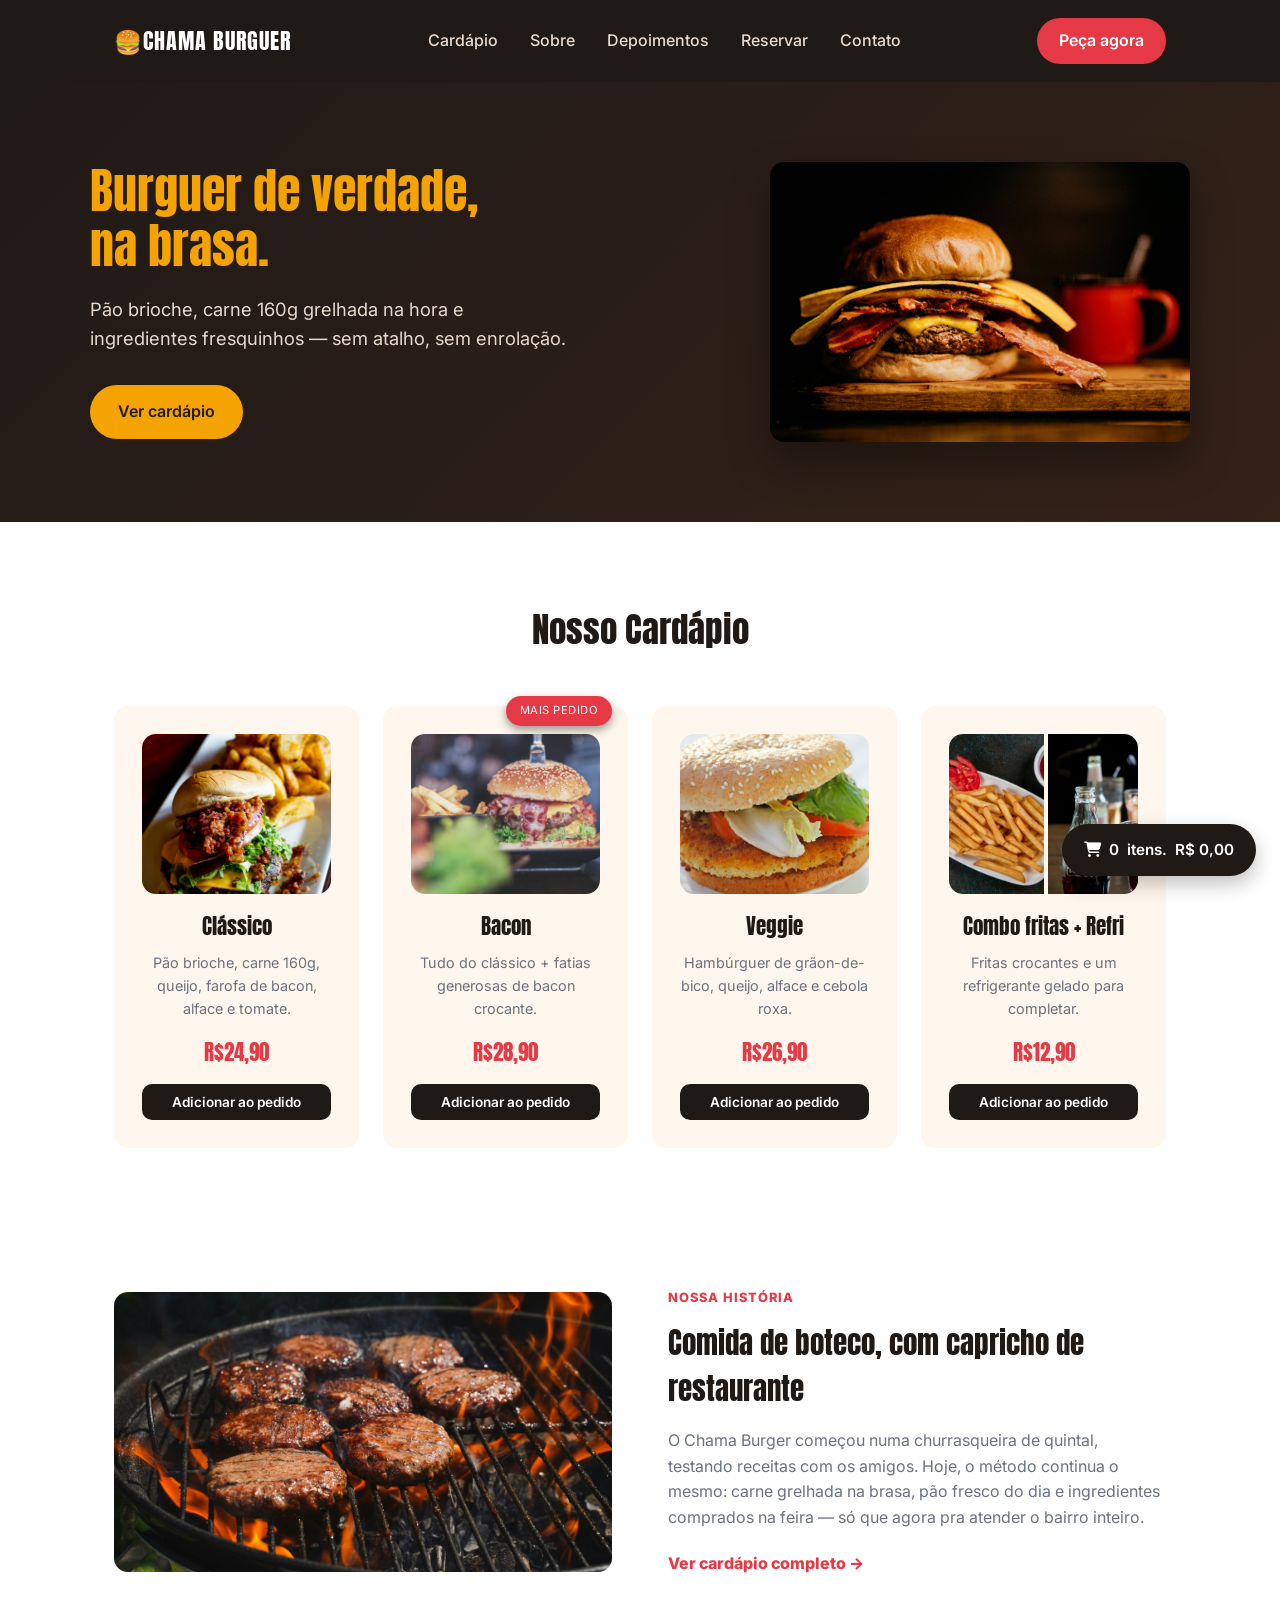
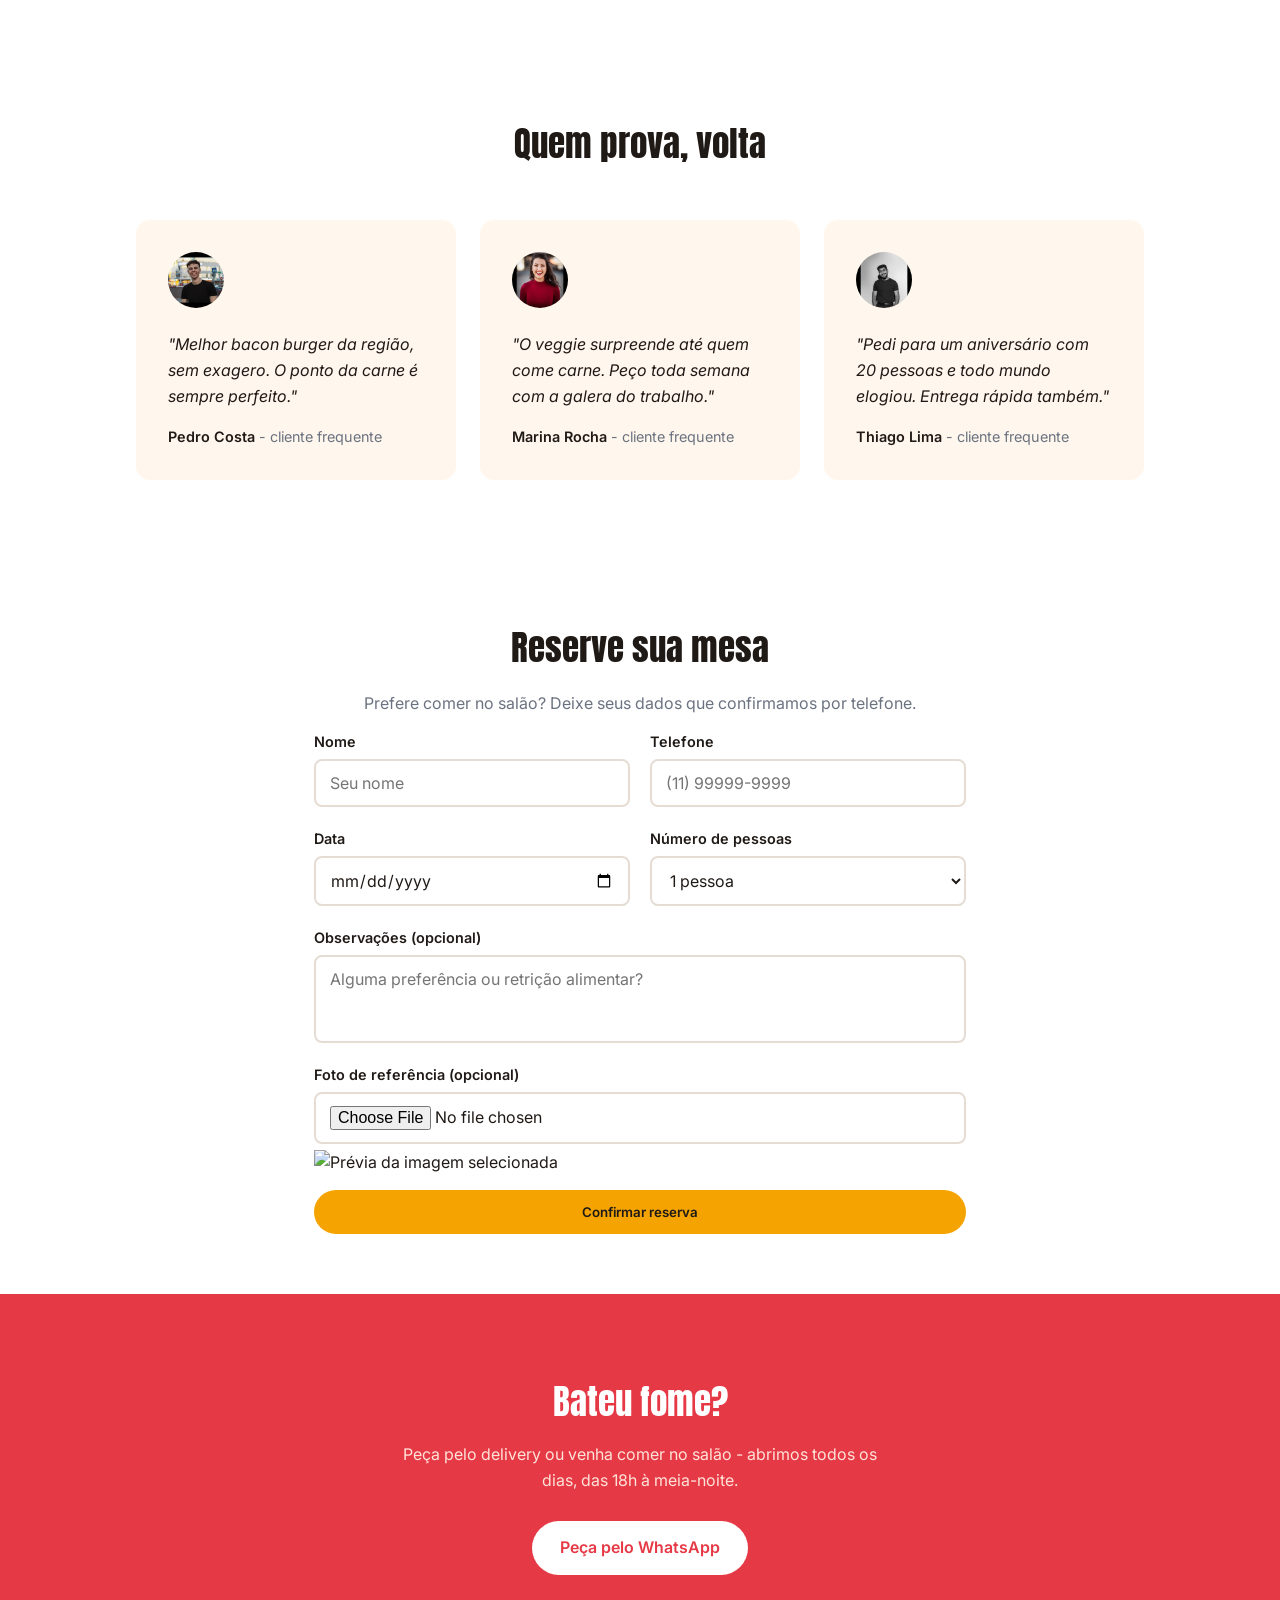
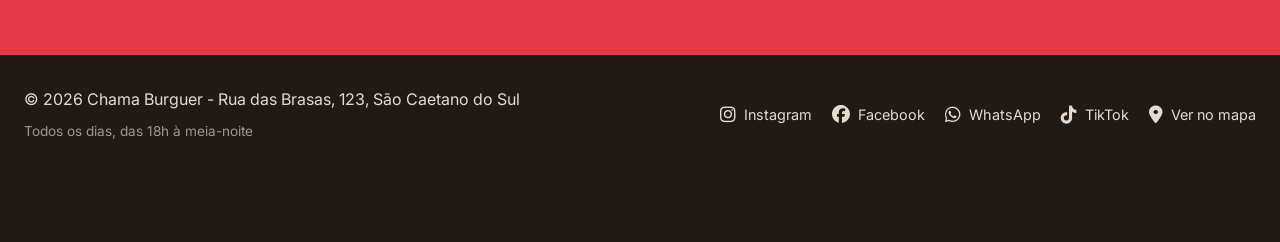
<file: ChamaBurger1/index.html>
<!DOCTYPE html>
<html lang="pt-BR">

<head>
    <meta charset="UTF-8">
    <meta name="viewport" content="width=device-width, initial-scale=1.0">
    <title>ChamaBurguer</title>
    <link rel="stylesheet" href="style.css">
    <link rel="stylesheet" href="https://cdnjs.cloudflare.com/ajax/libs/font-awesome/6.5.2/css/all.min.css">
</head>

<body>
    <header class="cabecalho-site">
        <nav class="barra-navegacao">
            <a href="#" class="logo">🍔CHAMA BURGUER</a>

            <ul class="menu-links" id="menuLinks">
                <li><a href="#cardapio">Cardápio</a></li>
                <li><a href="#sobre">Sobre</a></li>
                <li><a href="#depoimentos">Depoimentos</a></li>
                <li><a href="#reserva">Reservar</a></li>
                <li><a href="#contato">Contato</a></li>
            </ul>
            <a href="#pedir" class="botao botao-nav">Peça agora</a>
            <button class="menu-abrir" id="menuAbrir" aria-label="Abrir menu">≡</button>
        </nav>
    </header>

    <main>
        <section class="destaque">
            <div class="destaque-conteudo">
                <div class="destaque-texto">
                    <h1>Burguer de verdade, <br> na brasa.</h1>
                    <p>Pão brioche, carne 160g grelhada na hora e ingredientes fresquinhos — sem atalho, sem enrolação.
                    </p>
                    <a href="#cardapio" class="botao botao-primario">Ver cardápio</a>
                </div>
                <div class="destaque-imagem">
                    <img src="assets/images/destaque-burger.jpg"
                        alt="Hambúrguer artesanal com bacon, queijo e pão brioche, grelhado na brasa">
                </div>
            </div>
        </section>

        <section class="cardapio" id="cardapio">
            <h2>Nosso Cardápio</h2>
            <div class="cardapio-itens">

                <article class="cardapio-item">
                    <div class="cardapio-item-imagem">
                        <img src="assets/images/burger-classico.jpg"
                            alt="Foto do burger Clássico com pão brioche, carne, queijo, bacon e salada">
                    </div>
                    <h3>Clássico</h3>
                    <p>Pão brioche, carne 160g, queijo, farofa de bacon, alface e tomate.</p>
                    <span class="preco">R$24,90</span>
                    <button class="adicionar-carrinho" data-name="Clássico" data-preco="24.90">Adicionar ao
                        pedido</button>
                </article>

                <article class="cardapio-item">
                    <span class="selo">Mais pedido</span>
                    <div class="cardapio-item-imagem">
                        <img src="assets/images/burger-bacon.jpg" alt="Foto do burger Bacon com fatias crocantes">
                    </div>
                    <h3>Bacon</h3>
                    <p>Tudo do clássico + fatias generosas de bacon crocante.</p>
                    <span class="preco">R$28,90</span>
                    <button class="adicionar-carrinho" data-name="Bacon" data-preco="28.90">Adicionar ao
                        pedido</button>
                </article>

                <article class="cardapio-item">
                    <div class="cardapio-item-imagem">
                        <img src="assets/images/burger-veggie.jpg"
                            alt="Foto do burger Veggie com grão-de-bico e salada">
                    </div>
                    <h3>Veggie</h3>
                    <p>Hambúrguer de grãon-de-bico, queijo, alface e cebola roxa.</p>
                    <span class="preco">R$26,90</span>
                    <button class="adicionar-carrinho" data-name="Veggie" data-preco="26.90">Adicionar ao
                        pedido</button>
                </article>

                <article class="cardapio-item">
                    <div class="cardapio-item-imagem cardapio-item-imagem-combo">
                        <img src="assets/images/fritas.jpg" alt="Porção de fritas crocantes">
                        <img src="assets/images/bebida.jpg" alt="Refrigerante gelado com gelo">
                    </div>
                    <h3>Combo fritas + Refri</h3>
                    <p>Fritas crocantes e um refrigerante gelado para completar.</p>
                    <span class="preco">R$12,90</span>
                    <button class="adicionar-carrinho" data-name="Combo fritas + Refri" data-preco="12.90">Adicionar ao
                        pedido</button>
                </article>
            </div>
        </section>

        <!-- SOBRE -->

        <section class="sobre" id="sobre">
            <div class="sobre-imagem">
                <img src="assets/images/sobre-burger.jpg" alt="Hambúrgueres artesanais sendo preparados" width="800"
                    height="500">
            </div>

            <div class="sobre-texto">
                <span class="secao-rotulo">Nossa história</span>
                <h2>Comida de boteco, com capricho de restaurante</h2>
                <p>
                    O Chama Burger começou numa churrasqueira de quintal, testando receitas com os amigos. Hoje, o
                    método
                    continua o mesmo: carne grelhada na brasa, pão fresco do dia e ingredientes comprados na feira — só
                    que agora pra atender o bairro inteiro.
                </p>
                <a href="#cardapio" class="link-seta">Ver cardápio completo →</a>
            </div>
        </section>

        <!-- DEPOIMENTOS -->

        <section class="depoimentos" id="depoimentos">

            <h2>Quem prova, volta</h2>
            <div class="depoimentos-lista">

                <!--DEPOIMENTO PEDRO-->

                <article class="depoimento">
                    <img src="assets/images/avatar-pedro.jpg" alt="Foto de Pedro Costa" class="avatar">
                    <p class="citacao">"Melhor bacon burger da região, sem exagero. O ponto da carne é sempre perfeito."
                    </p>
                    <p class="autor">Pedro Costa <span>- cliente frequente</span></p>
                </article>

                <!--DEPOIMENTO MARINA -->

                <article class="depoimento">
                    <img src="assets/images/avatar-marina.jpg" alt="Foto de Marina Rocha" class="avatar">
                    <p class="citacao">"O veggie surpreende até quem come carne. Peço toda semana com a galera do
                        trabalho."</p>
                    <p class="autor">Marina Rocha <span>- cliente frequente</span></p>
                </article>

                <!-- DEPOIMENTO THIAGO -->

                <article class="depoimento">
                    <img src="assets/images/avatar-thiago.jpg" alt="Foto de Thiago Lima" class="avatar">
                    <p class="citacao">"Pedi para um aniversário com 20 pessoas e todo mundo elogiou. Entrega rápida
                        também."</p>
                    <p class="autor">Thiago Lima <span>- cliente frequente</span></p>
                </article>
            </div>
        </section>


        <!--RESERVA-->
        <section class="reserva" id="reserva">
            <h2>Reserve sua mesa</h2>
            <p>Prefere comer no salão? Deixe seus dados que confirmamos por telefone.</p>

            <form class="reserva-formulario" id="reservaFormulario">

                <!--Adicionar nome-->
                <div class="linha-formulario">
                    <label for="nome">Nome</label>
                    <input type="text" id="nome" name="nome" placeholder="Seu nome" required>
                </div>

                <!--Adionar telefone-->
                <div class="linha-formulario">
                    <label for="telefone">Telefone</label>
                    <input type="tel" id="telefone" name="telefone" placeholder="(11) 99999-9999" required>
                </div>

                <!--Adicionar data-->
                <div class="linha-formulario">
                    <label for="data">Data</label>
                    <input type="date" id="data" name="data" required>
                </div>

                <!--Adicionar Número de pessoas-->
                <div class="linha-formulario">
                    <label for="pessoas">Número de pessoas</label>
                    <select name="pessoas" id="pessoas">
                        <option value="1">1 pessoa</option>
                        <option value="2">2 pessoas</option>
                        <option value="3">3 pessoas</option>
                        <option value="4">4 pessoas</option>
                        <option value="5+">5 pessoas ou mais</option>
                    </select>
                </div>

                <!--Adicionar observações-->
                <div class="linha-formulario linha-formulario-completa">
                    <label for="mensagem">Observações (opcional)</label>
                    <textarea name="mensagem" id="mensagem" rows="3"
                        placeholder="Alguma preferência ou retrição alimentar?"></textarea>
                </div>

                <!-- Adicionar imagem e enviar formulário-->
                <div class="linha-formulario linha-formulario-completo">
                    <label for="foto">Foto de referência (opcional)</label>
                    <input type="file" id="foto" name="foto" accept="image/*">
                    <img id="fotoPrevia" class="foto-previa" alt="Prévia da imagem selecionada" hidden>
                    <button type="submit" class="botao botao-primario formulario-enviar">Confirmar reserva</button>
                </div>

            </form>
            <div class="reserva-confirmacao" id="reservaConfirmacao"></div>
        </section>

        <section class="chamada-final" id="pedir">
            <h2>Bateu fome?</h2>
            <p>Peça pelo delivery ou venha comer no salão - abrimos todos os dias, das 18h à meia-noite.</p>
            <a href="#" class="botao botao-destaque">Peça pelo WhatsApp</a>
        </section>
    </main>

    <footer class="rodape-site" id="contato">
        <div class="rodape-info">
            <p>&copy; 2026 Chama Burguer - Rua das Brasas, 123, São Caetano do Sul</p>
            <p class="rodape-horario">Todos os dias, das 18h à meia-noite</p>
        </div>

        <ul class="rodape-links">
            <li><a href="#" aria-label="Instagram"><i class="fa-brands fa-instagram"></i><span>Instagram</span></a></li>
            <li><a href="#" aria-label="Facebook"><i class="fa-brands fa-facebook"></i><span>Facebook</span></a></li>
            <li><a href="#" aria-label="WhatsApp"><i class="fa-brands fa-whatsapp"></i><span>WhatsApp</span></a></li>
            <li><a href="#" aria-label="TikTok"><i class="fa-brands fa-tiktok"></i><span>TikTok</span></a></li>
            <li><a href="#" aria-label="Ver no mapa"><i class="fa-solid fa-location-dot"></i><span>Ver no mapa</span></a></li>
        </ul>
    </footer>
    
    <!-- Carrinho de compras-->
    <div class="carrinho-resumo" id="carrinhoResumo">
        <span class="carrinho-icone"><i class="fa-solid fa-cart-shopping"></i></span>
        <span id="carrinhoContador">0</span> itens. <span id="carrinhoTotal">R$ 0,00</span>
    </div>
    
</body>

</html>
</file>
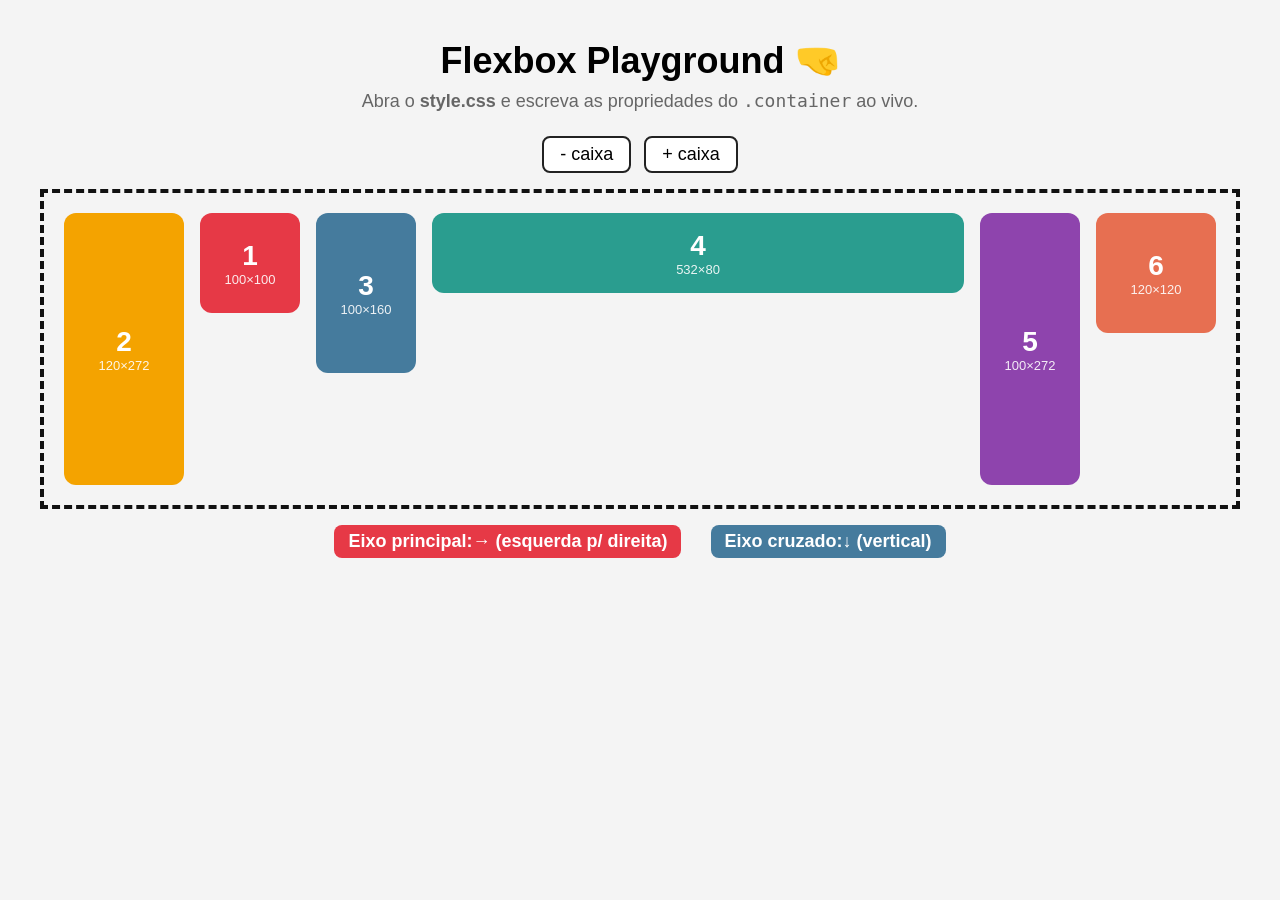
<file: ChamaBurger1/flexbox-playground/index.html>
<!DOCTYPE html>
<html lang="en">
<head>
    <meta charset="UTF-8">
    <meta name="viewport" content="width=device-width, initial-scale=1.0">
    <title>Flexbox Playground</title>
    <link rel="stylesheet" href="style.css">
</head>
<body>
    <h1>Flexbox Playground 🤜</h1>
    <p class="dica">Abra o <strong>style.css</strong> e escreva as propriedades do <code>.container</code> ao vivo.</p>

    <div class="controles">
        <button id="menos" aria-label="Remover caixa">- caixa</button>
        <button id="mais" aria-label="Adicionar caixa">+ caixa</button>
    </div>

    <div class="container">
        <div class="box box1"><span class="numero">1</span><span class="tamanho"></span></div>
        <div class="box box2"><span class="numero">2</span><span class="tamanho"></span></div>
        <div class="box box3"><span class="numero">3</span><span class="tamanho"></span></div>
        <div class="box box4"><span class="numero">4</span><span class="tamanho"></span></div>
        <div class="box box5"><span class="numero">5</span><span class="tamanho"></span></div>
        <div class="box box6"><span class="numero">6</span><span class="tamanho"></span></div>
    </div>

    <div class="legenda">
        <span class="principal"> Eixo principal:<b id="eixo-principal"></b></span>
        <span class="cruzado"> Eixo cruzado:<b id="eixo-cruzado"></b></span>
    </div>

    <script src="script.js"></script>


</body>
</html>
</file>
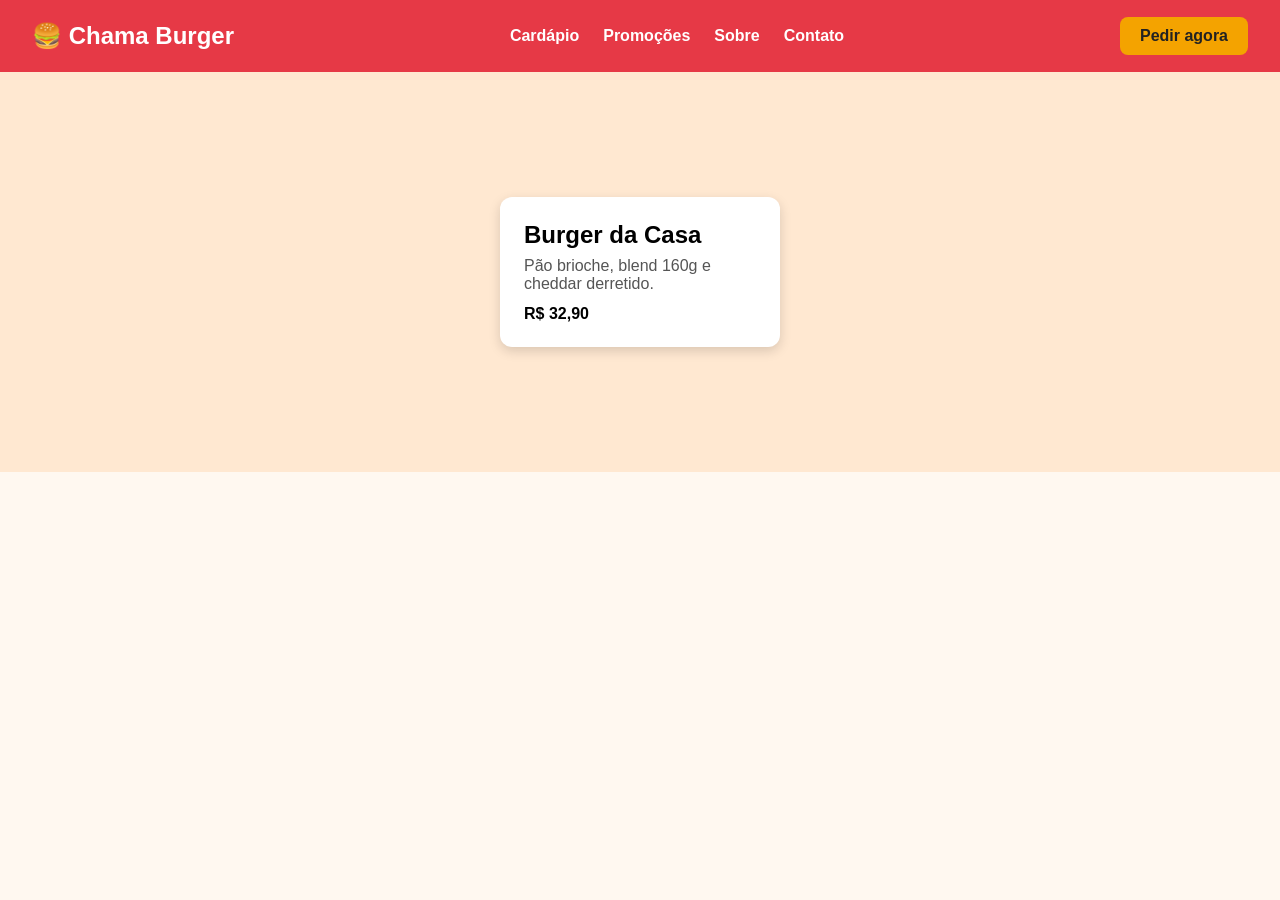
<file: ChamaBurger1/flexbox-playground/exercicio-navbar/index.html>
<!DOCTYPE html>
<html lang="pt-br">
<head>
  <meta charset="UTF-8">
  <meta name="viewport" content="width=device-width, initial-scale=1.0">
  <title>Exercício: Navbar Chama Burger</title>
  <link rel="stylesheet" href="style.css">
</head>
<body>

  <header class="navbar">
    <div class="logo">🍔 Chama Burger</div>

    <nav class="menu">
      <a href="#">Cardápio</a>
      <a href="#">Promoções</a>
      <a href="#">Sobre</a>
      <a href="#">Contato</a>
    </nav>

    <a href="#" class="btn-pedido">Pedir agora</a>
  </header>

  <main class="hero">
    <div class="card">
      <h2>Burger da Casa</h2>
      <p>Pão brioche, blend 160g e cheddar derretido.</p>
      <strong>R$ 32,90</strong>
    </div>
   
  </main>

</body>
</html>
</file>
<file: ChamaBurger1/style.css>
@import url('https://fonts.googleapis.com/css2?family=Anton&family=Inter:ital,opsz,wght@0,14..32,100..900;1,14..32,100..900&display=swap');


:root {
    --color-primary: #e63946;
    --colar-primary-dark: #c1272d;
    --color-accent: #f4a300;
    --color-dark: #201a17;
    --color-light: #fff7ed;
    --color-gray: #6b7280;
    --radius: 14px;
    --font-titulo: "Anton", Impact, sans-serif;
    --font-base: "Inter", Roboto, Helvetica, Arial, sans-serif;
}

* {
    margin: 0;
    padding: 0;
    box-sizing: border-box;
}

body {
    font-family: var(--font-base);
    color: var(--color-dark);
    line-height: 1.6;
}

h1,
h2,
h3 {
    font-family: var(--font-titulo);
    font-weight: 400;
    letter-spacing: 0.5 px;
}

a {
    text-decoration: none;
    color: inherit;
}

ul {
    list-style: none;
}

img {
    max-width: 100%;
    display: block;
}

.botao {
    display: inline-block;
    padding: 14px 28px;
    border: none;
    border-radius: 999px;
    font-family: var(--font-base);
    font-weight: 600;
    text-align: center;
    cursor: pointer;
    transition: transform 0.2s, box-shadow 0.2s;
}

.botao:hover {
    transform: translateY(-2px)
}

.botao-nav {
    background: var(--color-primary);
    color: #fff;
    padding: 10px 22px;
}

.cabecalho-site {
    background: var(--color-dark);
    top: 0;
    z-index: 10;
    position: sticky;
}

.barra-navegacao {
    max-width: 1100px;
    margin: 0 auto;
    display: flex;
    align-items: center;
    justify-content: space-between;
    padding: 18px 24px;
}

.logo {
    font-family: var(--font-titulo);
    font-size: 1.4rem;
    color: #fff;
    letter-spacing: 1px;
}

.menu-links {
    display: flex;
    gap: 32px;
}

.menu-links a {
    color: #e8d9cd;
    font-weight: 500;
}

.menu-links a:hover {
    color: #f4a300;
}

.botao-primario {
    background: var(--color-accent);
    color: var(--color-dark);
}

.botao-primario:hover {
    box-shadow: 0 8px 20px rgba(244, 163, 0, 0.4);
}

.destaque {
    background: linear-gradient(135deg, var(--color-dark), #342118);
    width: 100%;
    padding: 80px 24px;
}

.destaque-conteudo {
    max-width: 1100px;
    margin: 0 auto;
    display: flex;
    align-items: center;
    justify-content: center;
    gap: 48px;
    color: #fff;
}

.destaque-texto {
    flex: 1 1 400px;
}

.destaque h1 {
    font-size: 3rem;
    line-height: 1.15;
    margin-bottom: 20px;
    color: var(--color-accent);
}

.destaque p {
    font-size: 1.15rem;
    color: #e8d9cd;
    max-width: 480px;
    margin-bottom: 32px;
}

.destaque-imagem {
    flex: 1 1 260px;
    max-width: 420px;
    border-radius: var(--radius);
    overflow: hidden; /*imagem fica dentro da div, acompanhando a borda*/
    box-shadow: 0 20px 40px rgba(0, 0, 0, 0.35);
}

.destaque-imagem img {
    width: 100%; /*ou seja, está 100% da minha div*/
    object-fit: cover; /*corta excesso da imagem*/
}

.cardapio {
    max-width: 1100px;
    margin: 0 auto; /*alinha os elementos no centro*/
    padding: 80px 24px;
    text-align: center;
}

.cardapio h2 {
    font-size: 2.2rem;
    margin-bottom: 48px;
}

.cardapio-itens {
    display: flex;  /*essa div vira um pai*/
    gap: 24px; /*com display: flex consigo usar o gap para dar espaçamento entre os elementos*/
    flex-wrap: wrap; /*ajustar o tamanho quando diminuir*/
    justify-content: center; /*vertical*/
}

.cardapio-item {
    background: var(--color-light);
    border-radius: var(--radius);
    padding: 28px;
    flex: 1 1 220px;
    max-width: 260px;
    position: relative; /*de acordo com o absoluto*/
    transition: transform 0.2s, box-shadow 0.2s;
}

.cardapio-item:hover { /*o que o item se transforma quando passa o mouse*/
    transform: translateY(-6px);
    box-shadow: 0 12px 24px rgba(0, 0, 0, 0.12);
}

.selo {
    position: absolute;
    top: -10px; /*sobe 10px*/
    right: 16px;
    background: var(--color-primary);
    color: #fff;
    font-size: 0.7rem;
    font-weight: 700px;
    text-transform: uppercase; /*transforma o texto em letra maiuscula*/
    letter-spacing: 0.5px;
    padding: 6px 14px;
    border-radius: 999px;
    box-shadow: 0 4px 10px rgba(0, 0, 0, 0.4); /*Sombra na caixa*/
}

.cardapio-item-imagem {
    width: 100%;
    height: 160px;
    margin-bottom: 16px;
    border-radius: var(--radius);
    overflow: hidden;
}

.cardapio-item-imagem img {
    width: 100%;
    height: 100%;
    object-fit: cover;
}

.cardapio-item-imagem-combo {
    display: flex;
    gap: 4px; /*espaçamento entre imagens*/
}

.cardapio-item-imagem-combo img {
    width: 50%;
    height: 100%;
    object-fit: cover;
}

.cardapio-item h3 {
    font-size: 1.3rem;
    margin-bottom: 8px;
}

.cardapio-item p {
    color: var(--color-gray);
    font-size: 0.9rem;
    margin-bottom: 16px;
    min-height: 48px;
}

.preco {
    font-family: var(--font-titulo);
    color: var(--color-primary);
    font-size: 1.3rem;
    /*1 rem = 1.6px*/
}

.adicionar-carrinho {
    width: 100%;
    margin-top: 14px;
    padding: 10px;
    border: none;
    background: var(--color-dark);
    color: #fff;
    font-family: var(--font-base);
    border-radius: 10px;
    font-weight: 600;
    font-size: 0.85rem;
    cursor: pointer;
    transition: background 0.2s;
}

.adicionar-carrinho:hover {
    background: var(--color-primary);
}

.sobre {
    max-width: 1100px;
    margin: 0 auto;
    padding: 60px 24px;
    display: flex;
    align-items: center; /*colocar com display flex*/
    gap: 56px;
}

.sobre-imagem {
    flex: 1 1 400px; /*caso precise aumentar ou diminuir tamanho*/
}

.sobre-imagem img {
    border-radius: var(--radius);
    width: 100%;
    height: auto;
}

.sobre-texto {
    flex: 1 1 400px;
}

.secao-rotulo {
    display: block; /*span não pega margin-bottom*/
    font-family: var(--font-base);
    font-size: 0.8rem;
    color: var(--color-primary);
    text-transform: uppercase;
    font-weight: 800;
    letter-spacing: 1px;
    margin-bottom: 12px;
}

.sobre-texto h2 {
    margin-bottom: 16px;
    font-size: 1.8rem;
}

.sobre-texto p {
    color: var(--color-gray);
    margin-bottom: 20px;
}

.link-seta {
    color: var(--color-primary);
    font-weight: 800;
}

.link-seta:hover {
    text-decoration: underline;
}

.depoimentos {
    max-width: 1100px;
    margin: 0 auto; /*alinha os elementos no centro*/
    padding: 80px 24px;
    text-align: center;
}

.depoimentos h2 {
    font-size: 2.2rem;
    margin-bottom: 48px;
}

.depoimentos-lista {
    display: flex;
    gap: 24px;
    flex-wrap: wrap;
    justify-content: center;
}

.depoimento {
    background: var(--color-light);
    border-radius: var(--radius);
    padding: 32px;
    flex: 1 1 280px;
    max-width: 320px;
    text-align: left;
    position: relative;
}

.depoimento img {
    border-radius: 50%;
    width: 56px;
    height: 56px;
    object-fit: cover;
    margin-bottom: 24px;
}

.citacao {
    font-style: italic;
    color: var(--color-dark);
    margin-bottom: 16px;
}

.autor {
    font-weight: 600;
    font-size: 0.9rem;
}

.autor span {
    font-weight: 400;
    color: var(--color-gray);
}

.reserva {
    max-width: 700px;
    margin: 0 auto;
    text-align: center;
    border-radius: 15px;
    padding: 60px 24px;
}

.reserva h2 {
    font-style: var(--font-titulo);
    font-size: 2.2rem;
    margin-bottom: 14px;
}

.reserva p {
    font-style: bold;
    font-family: var(--font-base);
    color: var(--color-gray);
    font-weight: 300px;
    margin-bottom: 14px;
}

.reserva-formulario {
    display: flex;
    flex-wrap: wrap; /*quebra de linha*/
    gap: 20px;
    text-align: left;
}

.linha-formulario {
    flex: 1 1 220px;
    display: flex;
    flex-direction: column; /*deixa as informações em coluna*/
    gap: 6px;
}

.linha-formulario-completa {
    flex: 1 1 100%;
}

.linha-formulario label {
    font-weight: 600; /*não precisa colocar px*/
    font-size: 0.9rem;
}

.linha-formulario input,
.linha-formulario select,
.linha-formulario textarea {
    width: 100%;
    font-family: var(--font-base);
    font-size: 1rem; /*1rem = 16px*/
    padding: 12px 14px;
    border: 2px solid #e5ddd3;
    border-radius: 8px;
    background: #fff;
    color: var(--color-dark);
}

.linha-formulario input:focus, /*dar um foco em algo*/
.linha-formulario select:focus,
.linha-formulario textarea:focus {
    outline: none;
    border-color: var(--color-primary);
}

.linha-formulario textarea {
    resize: none;
}

.formulario-enviar {
    flex: 1 1 100%;
    border: none;
    cursor: pointer;
    margin-top: 8px;
}

.chamada-final {
    background: var(--color-primary);
    padding: 80px 24px; /*sempre encima e embaixo, depois laterias*/
    text-align: center;
    color: #fff;
}

.chamada-final h2 {
    font-size: 2.2rem;
    margin-bottom: 12px;
}

.chamada-final p {
    margin-bottom: 28px;
    max-width: 500px; /*máximo de a=largura*/
    margin-left: auto;
    margin-right: auto;
    color: #ffe3d9;
}

.botao-destaque {
    background: #fff;
    color: var(--color-primary);
}

.rodape-site {
    background: var(--color-dark);
    color: #e8d9cd;
    display: flex;
    flex-wrap: wrap;
    gap: 20px;
    align-items: center;
    justify-content: space-between;
    padding: 32px 24px 100px; /*encima, lateral, embaixo*/
}

.rodape-horario {
    font-size: 0.85rem;
    color: #a89485;
    margin-top: 8px;
}

.rodape-links {
    display: flex;
    flex-wrap: wrap; /*se a página precisar diminuir ela quebra*/
    gap: 20px;
}

.rodape-links a {
    display: flex;
    align-items: center; /*alinhando verticalmente*/
    gap: 8px;
    font-size: 0.9rem;
}

.rodape-links a i { /*colocar a sequência*/
    font-size: 18px;
    color: inherit; /*puxa cor do pai, nesse caso o "a"*/
}

.rodape-links a :hover {
    color: #fff;
}

/*responsividade*/
@media (max-width: 780px){
    
    .sobre, .destaque-conteudo {
        flex-direction: column;
    }

    .destaque-texto, .destaque-imagem,.sobre-texto, .sobre-imagem{
        width: 100%;
    }
}

@media (max-width: 640px){
    .menu-links{
        display: none;
    }
    .destaque h1{
        font-size: 2.2rem;
    }
    .rodape-site{
        flex-direction: column;
        text-align: center;
    }
}

  .menu-abrir { /*não tem media, esta apenas sumindo*/
        display: none;
        background: none;
        border: none;
        color: #fff;
        font-size: 1.6rem;
        cursor: pointer;
        line-height: 1;
    }

    .carrinho-resumo{
        position: fixed;
        bottom: 24px;
        right: 24px;
        background: var(--color-dark);
        color: #fff;
        padding: 14px 22px;
        border-radius: 999px;
        box-shadow: 0 8px 20px rgba(0, 0, 0, 0.25);
        font-weight: 600; /*peso da fonte*/
        font-size: 0.95rem;
        z-index: 20; /*para que não se mova*/
        display: flex;
        align-items: center;
        gap: 8px; /*só é possível com o flex*/
    }
</file>
<file: ChamaBurger1/flexbox-playground/style.css>
/* =====================================================
   FLEXBOX PLAYGROUND
   Já vem pronto: reset, cores, caixas e legenda.
   O que falta é o .container lá embaixo -- é ali que
   vamos escrever as propriedades do flexbox juntos.
   ===================================================== */

* {
  margin: 0;
  padding: 0;
  box-sizing: border-box;
}

body {
  font-family: Arial, Helvetica, sans-serif;
  font-size: 18px;
  background: #f4f4f4;
  padding: 40px;
}

h1 {
  text-align: center;
  margin-bottom: 8px;
}

.dica {
  text-align: center;
  color: #666;
  margin-bottom: 24px;
}

/* Botões de + / − caixa e legenda dos eixos */
.controles {
  text-align: center;
  margin-bottom: 16px;
}

.controles button {
  font-size: 18px;
  padding: 6px 16px;
  margin: 0 4px;
  border: 2px solid #222;
  border-radius: 8px;
  background: #fff;
  cursor: pointer;
}

.controles button:hover {
  background: #222;
  color: #fff;
}

.legenda {
  text-align: center;
  margin-top: 16px;
  font-weight: bold;
}

.legenda span {
  display: inline-block;
  margin: 0 12px;
  padding: 6px 14px;
  border-radius: 8px;
  color: #fff;
}

.legenda .principal { background: #E63946; }
.legenda .cruzado   { background: #457B9D; }

/* Caixas: tamanhos DIFERENTES de propósito, pra o align-items fazer diferença.
   box2 e box5 não têm height -> o "stretch" (padrão) estica elas. */

.box {
  border-radius: 12px;
  color: #fff;
  font-weight: bold;
  display: flex;
  flex-direction: column;
  align-items: center;
  justify-content: center;
}

.box .numero  { font-size: 28px; }
.box .tamanho { font-size: 13px; font-weight: normal; opacity: 0.9; }

.box1 { background: #E63946; width: 100px; height: 100px; }
.box2 { background: #F4A300; width: 120px; }
.box3 { background: #457B9D; width: 100px; height: 160px; }
.box4 { background: #2A9D8F; width: 140px; height: 80px; }
.box5 { background: #8E44AD; width: 100px; }
.box6 { background: #E76F51; width: 120px; height: 120px; }

/* =====================================================
   AQUI É ONDE A AULA ACONTECE 👇   (VERSÃO DO PROFESSOR)
   ===================================================== */
.container {
  border: 4px dashed #111; /* borda forte pra enxergar os limites no projetor */
  min-height: 320px;       /* espaço vertical de sobra pro align-items fazer efeito */
  padding: 20px;

  display: flex; /* ↑ transforma o .container num "flex container" -- todas as .box viram
                    "flex items" e ficam lado a lado (em vez de empilhadas).
                    Sem essa linha, nada abaixo funciona. */

  flex-direction: row;
  /* ↑ define o eixo principal (main axis):
        row            -> itens em linha, da esquerda pra direita (padrão)
        row-reverse    -> itens em linha, invertidos (6,5,4,3,2,1)
        column         -> itens em coluna, de cima pra baixo
        column-reverse -> itens em coluna, invertidos
     (olhe a legenda embaixo: ela troca os eixos sozinha) */

  flex-wrap: nowrap;
  /* ↑ decide se os itens quebram linha quando não cabem:
        nowrap -> tudo numa linha só, pode espremer ou estourar (padrão)
        wrap   -> quebra linha quando não há espaço (use o botão "+ caixa") */

  justify-content: flex-start; 
  /* ↑ alinha os itens NO EIXO PRINCIPAL (horizontal, se for row):
        flex-start    -> gruda no início (padrão)
        center        -> centraliza
        flex-end      -> gruda no final
        space-between -> espaço só ENTRE os itens (pontas coladas nas bordas)
        space-around  -> espaço igual ao redor de cada item
        space-evenly  -> espaço igual entre TODOS, inclusive nas pontas */

  align-items: stretch; 
  /* ↑ alinha os itens NO EIXO CRUZADO (vertical, se for row):
        stretch    -> estica o item pra altura toda (padrão)
        flex-start -> gruda no topo
        center     -> centraliza verticalmente
        flex-end   -> gruda embaixo
        baseline   -> alinha pela linha de base do texto

     DICA: stretch só funciona em quem NÃO tem height. Aqui as caixas 2 e 5
     não têm height de propósito -- elas esticam no padrão e "encolhem"
     quando você troca pra flex-start/center. As outras têm height fixo. */

  gap: 16px;
  /* ↑ espaço entre as caixas, sem precisar de margin em cada .box */
}

/* =====================================================
   BÔNUS: propriedades que vão no ITEM em vez de no container.
   ===================================================== */

.box2 { order: -1; }
/* ↑ muda a ORDEM VISUAL sem mexer no HTML. Menor aparece primeiro (padrão 0). */

.box4 { flex-grow: 1; } 
/* ↑ faz essa caixa "crescer" e ocupar o espaço vazio que sobrar.
     Olhe o tamanho escrito dentro da caixa mudar. */

.box6 { align-self: flex-start; } 
/* ↑ sobrescreve o align-items só PRA ESSA caixa. */
</file>
<file: ChamaBurger1/flexbox-playground/exercicio-navbar/style.css>
/* =====================================================
   EXERCÍCIO: Navbar do Chama Burger

   Objetivo (só com flexbox):
   1) Logo à ESQUERDA, menu no MEIO e botão à DIREITA
   2) Tudo alinhado verticalmente no centro da barra
   3) Links do menu lado a lado, com espaço entre eles
   4) Bônus: centralizar o .card no meio da .hero
      (horizontal E vertical)

   Escreva suas regras nos blocos marcados com ✏️
   ===================================================== */

* { margin: 0; padding: 0; box-sizing: border-box; }

body {
  font-family: Arial, Helvetica, sans-serif;
  background: #fff8f0;
}

.navbar {
  background: #E63946;
  color: #fff;
  padding: 0 32px;
  height: 72px;
  display: flex;
  justify-content: space-between;
  align-items: center;
}

.logo { font-size: 24px; font-weight: bold; }

.menu a {
  color: #fff;
  text-decoration: none;
  font-weight: bold;
}

.menu{
    display: flex;
    gap: 24px;
}

.btn-pedido {
  background: #F4A300;
  color: #222;
  text-decoration: none;
  font-weight: bold;
  padding: 10px 20px;
  border-radius: 8px;
}

/* com display: flex a class vira pai*/

.hero {
  min-height: 400px;
  background: #ffe8d1;
  display: flex;
  justify-content: center; 
  align-items: center;  
}

.card {
  background: #fff;
  padding: 24px;
  border-radius: 12px;
  width: 280px;
  box-shadow: 0 4px 12px rgba(0, 0, 0, 0.15);
}

.card h2 { margin-bottom: 8px; }
.card p  { margin-bottom: 12px; color: #555; }
</file>
